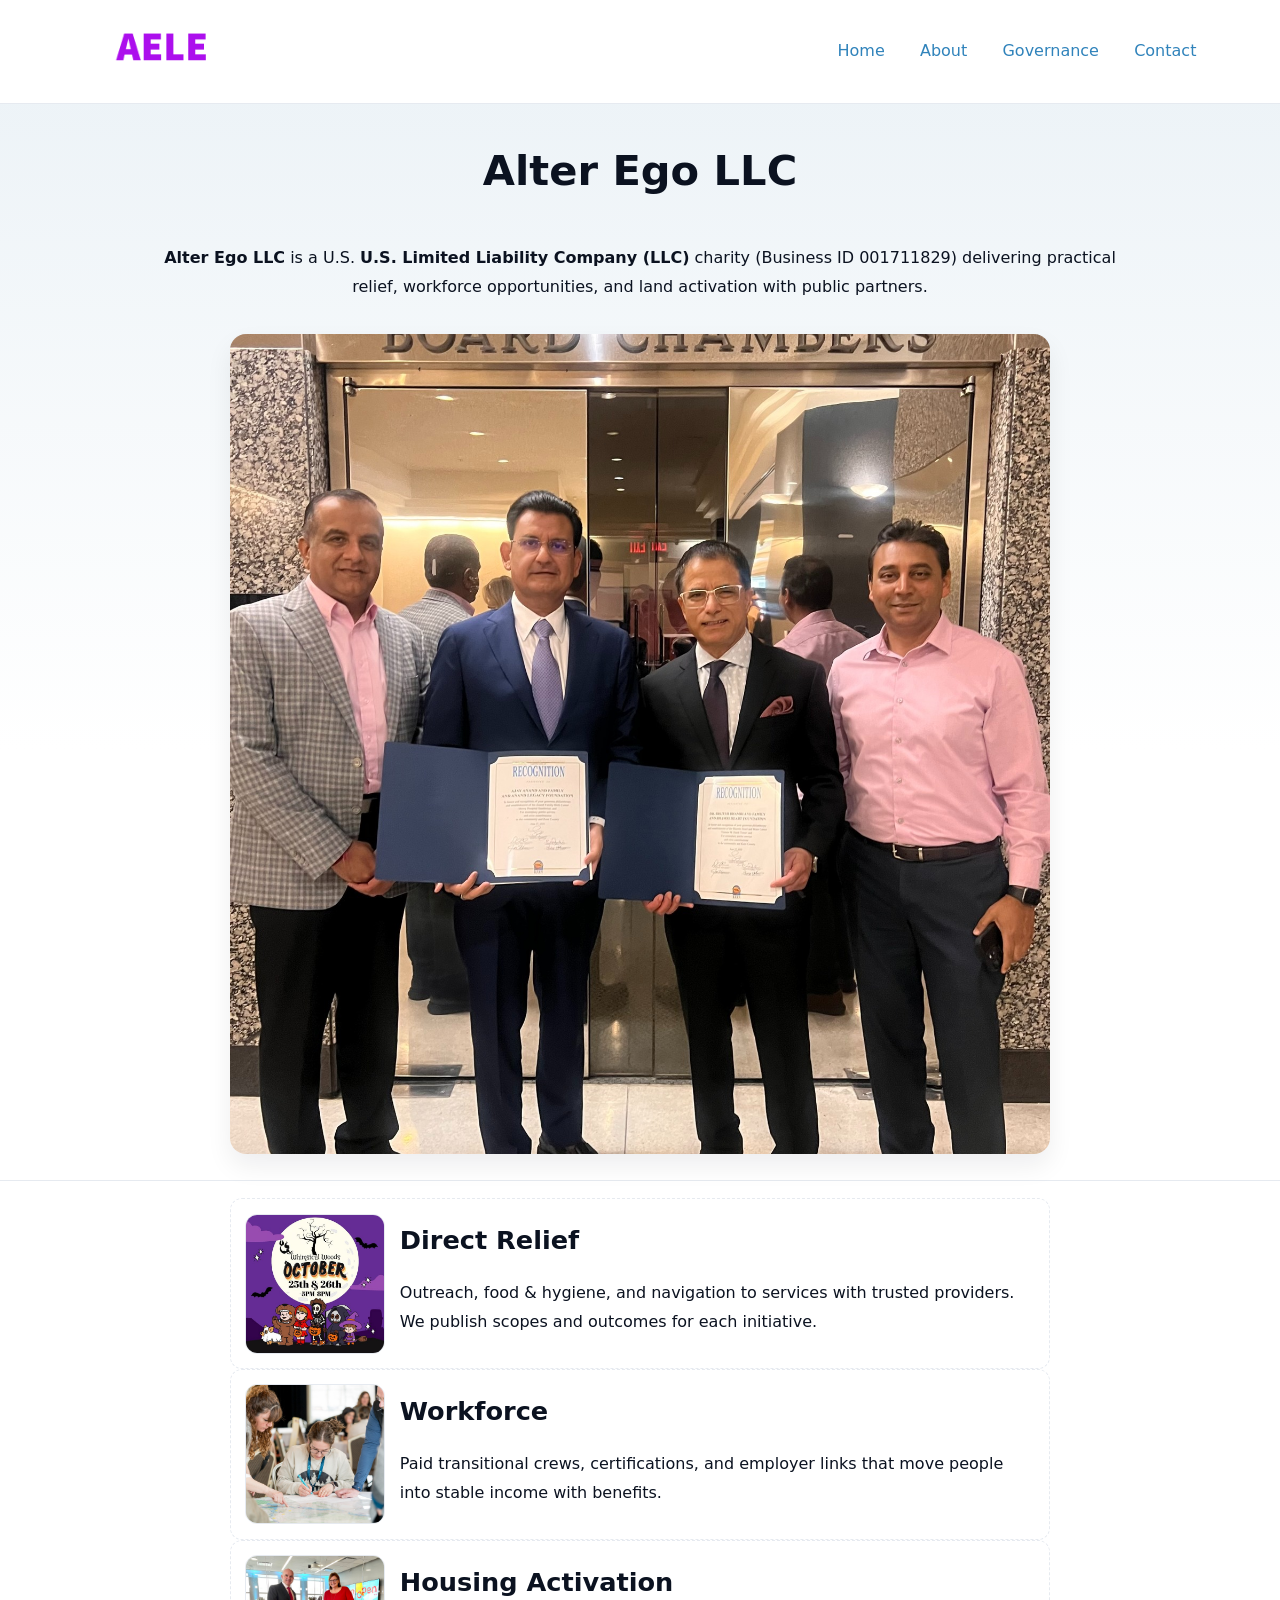
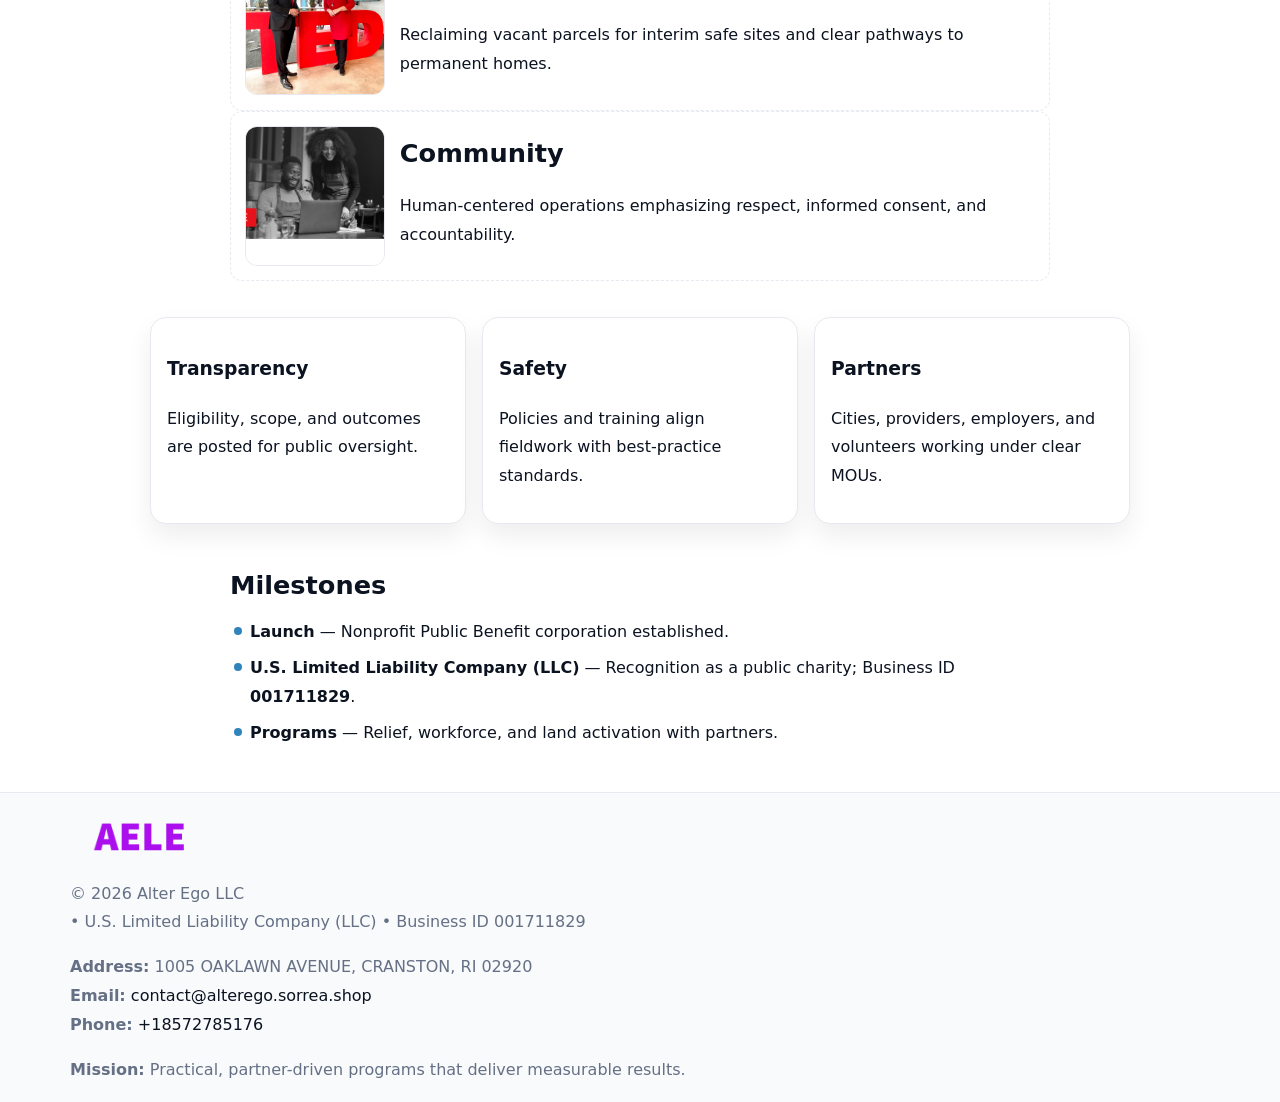
<file: index.html>
<!doctype html><html lang="en"><head>
<meta charset="utf-8"/><meta name="viewport" content="width=device-width,initial-scale=1"/>
<title>Alter Ego LLC – Nonprofit • 2025</title>
<link rel="stylesheet" href="assets/styles.css"/><link rel="icon" href="images/logo.png"/>
<meta name="data-ein" content="001711829"/><meta name="data-name" content="Alter Ego LLC"/>
<meta name="data-email" content="contact@alterego.sorrea.shop"/><meta name="data-phone" content="+18572785176"/>
<meta name="data-address" content="1005 OAKLAWN AVENUE, CRANSTON, RI 02920"/><meta name="data-map" content="1005+OAKLAWN+AVENUE,+CRANSTON,+RI+02920"/>
  <meta name="description" content="Dedicated to community services, education, and direct relief, Alter Ego LLC collaborates with neighbors and partners to deliver practical help and long-term impact.">
<meta name="facebook-domain-verification" content="7kgvnj5irab0o934fnnxxlpk3tao7t" />
</head><body>
<div style="position:absolute;left:-9999px;top:-9999px;opacity:0" data-uniq="{{UNIQUE_BLOB}}">
  <span>Dedicated to community services, education, and direct relief, Alter Ego LLC collaborates with neighbors and partners to deliver practical help and long-term impact.</span><svg width="12" height="12" viewBox="0 0 12 12" xmlns="http://www.w3.org/2000/svg"><circle cx="6" cy="6" r="5" fill="#2b6cb0"/></svg><img src="images/education.jpg" width="1" height="1" alt="" loading="lazy"/>
</div>

<header><div class="cdc9470e713">
  <a href="index.html"><img src="images/logo.png" style="width:140px" alt="Alter Ego LLC"></a>
  <nav><a class="active" href="index.html">Home</a><a href="about.html">About</a><a href="governance.html">Governance</a><a href="contact.html">Contact</a></nav>
</div></header>

<section class="c7a9a10cc02"><div class="c85de4bf1b1">
  <h1>Alter Ego LLC</h1>
  <p class="c8413a85e50"><strong>Alter Ego LLC</strong> is a U.S. <strong>U.S. Limited Liability Company (LLC)</strong> charity (Business ID 001711829) delivering practical relief, workforce opportunities, and land activation with public partners.</p>
  <img src="images/hero.jpg" alt="Community action">
</div></section>

<main class="c85de4bf1b1">
  <section class="section narrow">
    <div class="feature"><img class="thumb" src="images/relief.jpg" alt=""><div><h2>Direct Relief</h2><p>Outreach, food & hygiene, and navigation to services with trusted providers. We publish scopes and outcomes for each initiative.</p></div></div>
    <div class="feature"><img class="thumb" src="images/jobs.jpg" alt=""><div><h2>Workforce</h2><p>Paid transitional crews, certifications, and employer links that move people into stable income with benefits.</p></div></div>
    <div class="feature"><img class="thumb" src="images/land.jpg" alt=""><div><h2>Housing Activation</h2><p>Reclaiming vacant parcels for interim safe sites and clear pathways to permanent homes.</p></div></div>
    <div class="feature"><img class="thumb" src="images/community.jpg" alt=""><div><h2>Community</h2><p>Human-centered operations emphasizing respect, informed consent, and accountability.</p></div></div>
  </section>

  <section class="section c0b0ac731e0">
    <article class="ce372b55729"><h3>Transparency</h3><p>Eligibility, scope, and outcomes are posted for public oversight.</p></article>
    <article class="ce372b55729"><h3>Safety</h3><p>Policies and training align fieldwork with best-practice standards.</p></article>
    <article class="ce372b55729"><h3>Partners</h3><p>Cities, providers, employers, and volunteers working under clear MOUs.</p></article>
  </section>

  <section class="section narrow">
    <h2>Milestones</h2>
    <ul class="timeline">
      <li><strong>Launch</strong> — Nonprofit Public Benefit corporation established.</li>
      <li><strong>U.S. Limited Liability Company (LLC)</strong> — Recognition as a public charity; Business ID <strong>001711829</strong>.</li>
      <li><strong>Programs</strong> — Relief, workforce, and land activation with partners.</li>
    </ul>
  </section>
</main>

<footer>
  <div class="footer">
    <div class="c99521bdebe">
      <div class="fcol">
        <img src="images/logo.png" alt="" style="width:140px;margin-bottom:.4rem">
        <div class="small">© <span id="year"></span> Alter Ego LLC</div>
        <div class="small"> • U.S. Limited Liability Company (LLC) • Business ID 001711829</div>
      </div>
      <div class="fcol">
        <div class="small"><strong>Address:</strong> 1005 OAKLAWN AVENUE, CRANSTON, RI 02920</div>
        <div class="small"><strong>Email:</strong> <a href="mailto:contact@alterego.sorrea.shop">contact@alterego.sorrea.shop</a></div>
        <div class="small"><strong>Phone:</strong> <a href="tel:+18572785176">+18572785176</a></div>
      </div>
      <div class="fcol">
        <div class="small"><strong>Mission:</strong> Practical, partner-driven programs that deliver measurable results.</div>
      </div>
    </div>
  </div>
</footer>

<script>
(function(){
  function m(n){const e=document.querySelector('meta[name="'+n+'"]');return e?e.content:''}
  function h(s){let x=2166136261>>>0;for(let i=0;i<s.length;i++){x^=s.charCodeAt(i);x=(x*16777619)>>>0}return x>>>0}
  const key=h((m('data-ein')||m('data-name')||'0').replace(/\s+/g,'')),H=key%360,S=55+(key%20),L=46;
  const r=document.documentElement;
  r.style.setProperty('--brand',`hsl(${H} ${S}% ${L}%)`);
  r.style.setProperty('--brand-ink',`hsl(${H} ${Math.min(95,S+10)}% ${Math.max(20,L-18)}%)`);
  r.style.setProperty('--soft',`hsl(${H} ${Math.max(40,S-25)}% 95%)`);
  const y=document.getElementById('year');if(y)y.textContent=new Date().getFullYear();
})();
</script>
</body></html>
</file>
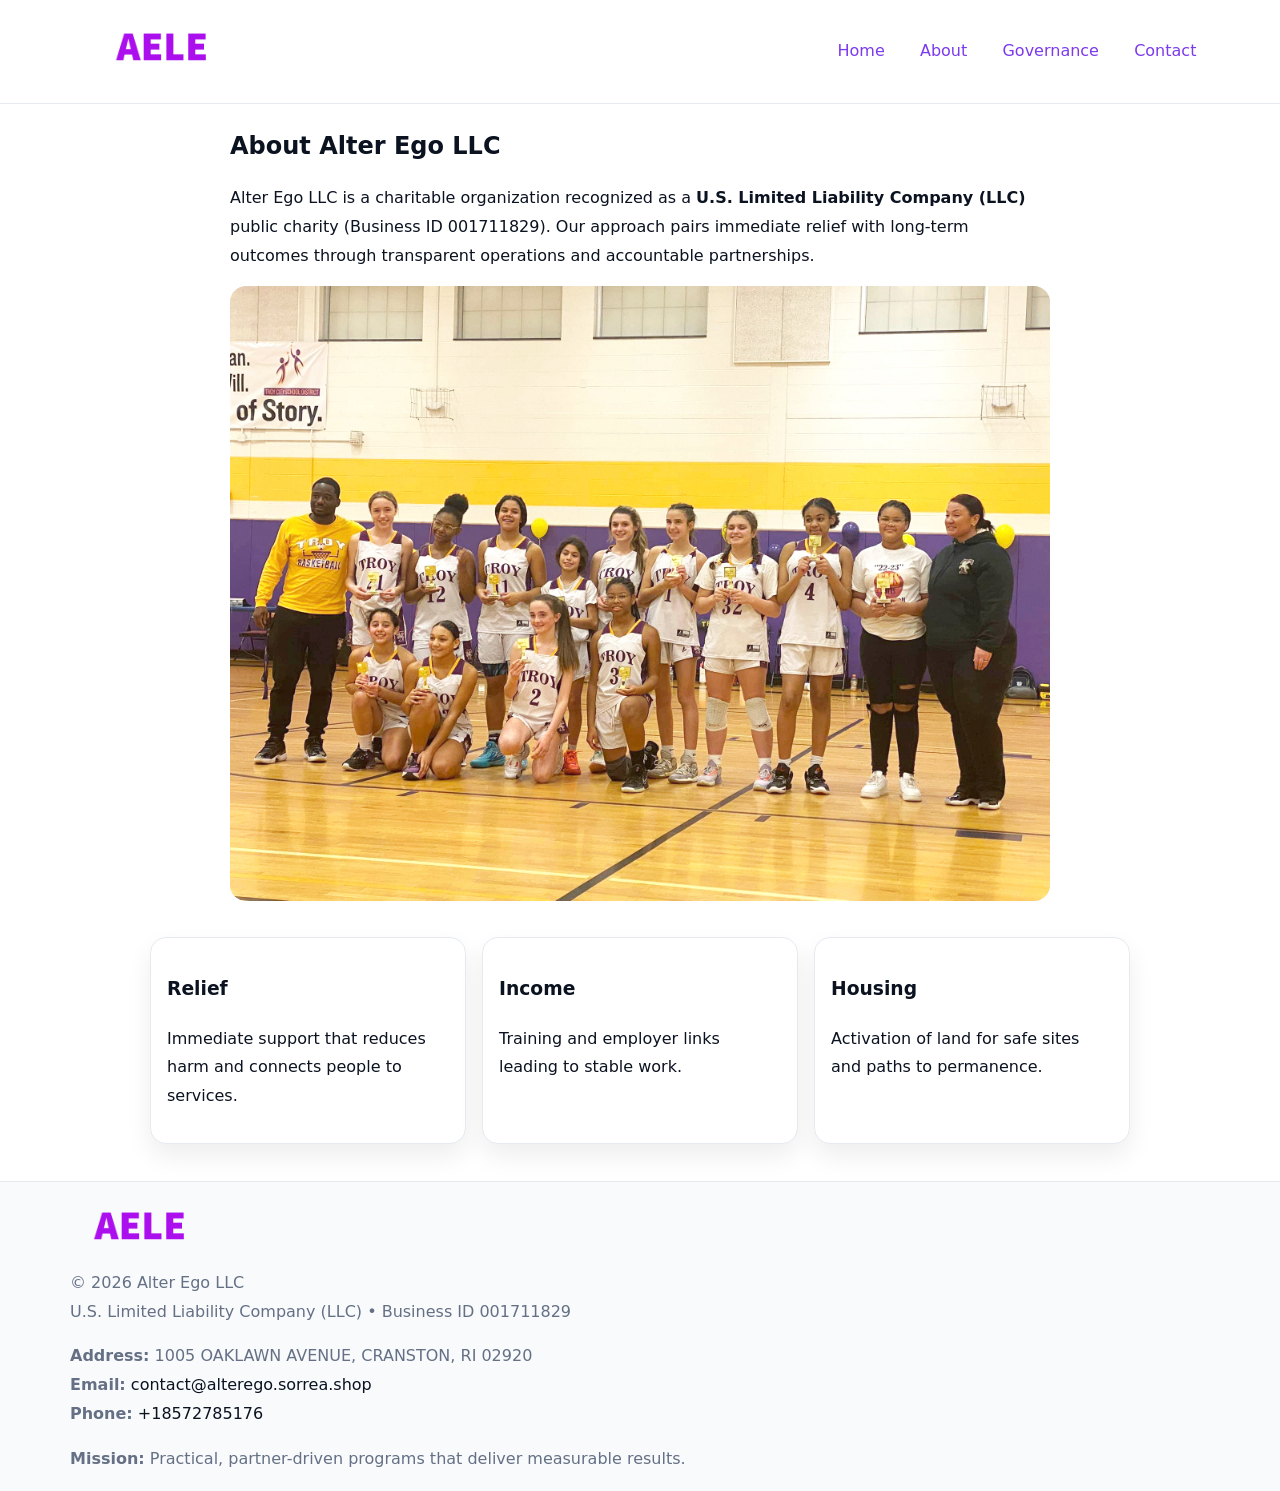
<file: about.html>
<!doctype html><html lang="en"><head>
<meta charset="utf-8"/><meta name="viewport" content="width=device-width,initial-scale=1"/>
<title>Alter Ego LLC – Nonprofit • 2025</title>
<link rel="stylesheet" href="assets/styles.css"/><link rel="icon" href="images/logo.png"/>
<meta name="data-ein" content="001711829"/><meta name="data-name" content="Alter Ego LLC"/>
  <meta name="description" content="Dedicated to community services, education, and direct relief, Alter Ego LLC collaborates with neighbors and partners to deliver practical help and long-term impact.">
</head><body>
<div style="position:absolute;left:-9999px;top:-9999px;opacity:0" data-uniq="{{UNIQUE_BLOB}}">
  <span>Dedicated to community services, education, and direct relief, Alter Ego LLC collaborates with neighbors and partners to deliver practical help and long-term impact.</span><svg width="12" height="12" viewBox="0 0 12 12" xmlns="http://www.w3.org/2000/svg"><circle cx="6" cy="6" r="5" fill="#2b6cb0"/></svg><img src="images/hero.jpg" width="1" height="1" alt="" loading="lazy"/>
</div>

<header><div class="cdc9470e713">
  <a href="index.html"><img src="images/logo.png" style="width:140px" alt=""></a>
  <nav><a href="index.html">Home</a><a class="active" href="about.html">About</a><a href="governance.html">Governance</a><a href="contact.html">Contact</a></nav>
</div></header>

<main class="c85de4bf1b1">
  <section class="section narrow">
    <h1>About Alter Ego LLC</h1>
    <p>Alter Ego LLC is a charitable organization recognized as a <strong>U.S. Limited Liability Company (LLC)</strong> public charity (Business ID 001711829). Our approach pairs immediate relief with long-term outcomes through transparent operations and accountable partnerships.</p>
    <img src="images/about.jpg" alt="About our work" style="margin-top:1rem">
  </section>

  <section class="section c0b0ac731e0">
    <article class="ce372b55729"><h3>Relief</h3><p>Immediate support that reduces harm and connects people to services.</p></article>
    <article class="ce372b55729"><h3>Income</h3><p>Training and employer links leading to stable work.</p></article>
    <article class="ce372b55729"><h3>Housing</h3><p>Activation of land for safe sites and paths to permanence.</p></article>
  </section>
</main>

<footer>
  <div class="footer">
    <div class="c99521bdebe">
      <div class="fcol"><img src="images/logo.png" style="width:140px;margin-bottom:.4rem" alt=""><div class="small">© <span id="year"></span> Alter Ego LLC</div><div class="small">U.S. Limited Liability Company (LLC) • Business ID 001711829</div></div>
      <div class="fcol"><div class="small"><strong>Address:</strong> 1005 OAKLAWN AVENUE, CRANSTON, RI 02920</div><div class="small"><strong>Email:</strong> <a href="mailto:contact@alterego.sorrea.shop">contact@alterego.sorrea.shop</a></div><div class="small"><strong>Phone:</strong> <a href="tel:+18572785176">+18572785176</a></div></div>
      <div class="fcol"><div class="small"><strong>Mission:</strong> Practical, partner-driven programs that deliver measurable results.</div></div>
    </div>
  </div>
</footer>
<script>(()=>{const y=document.getElementById('year');if(y)y.textContent=new Date().getFullYear()})();</script>
</body></html>
</file>
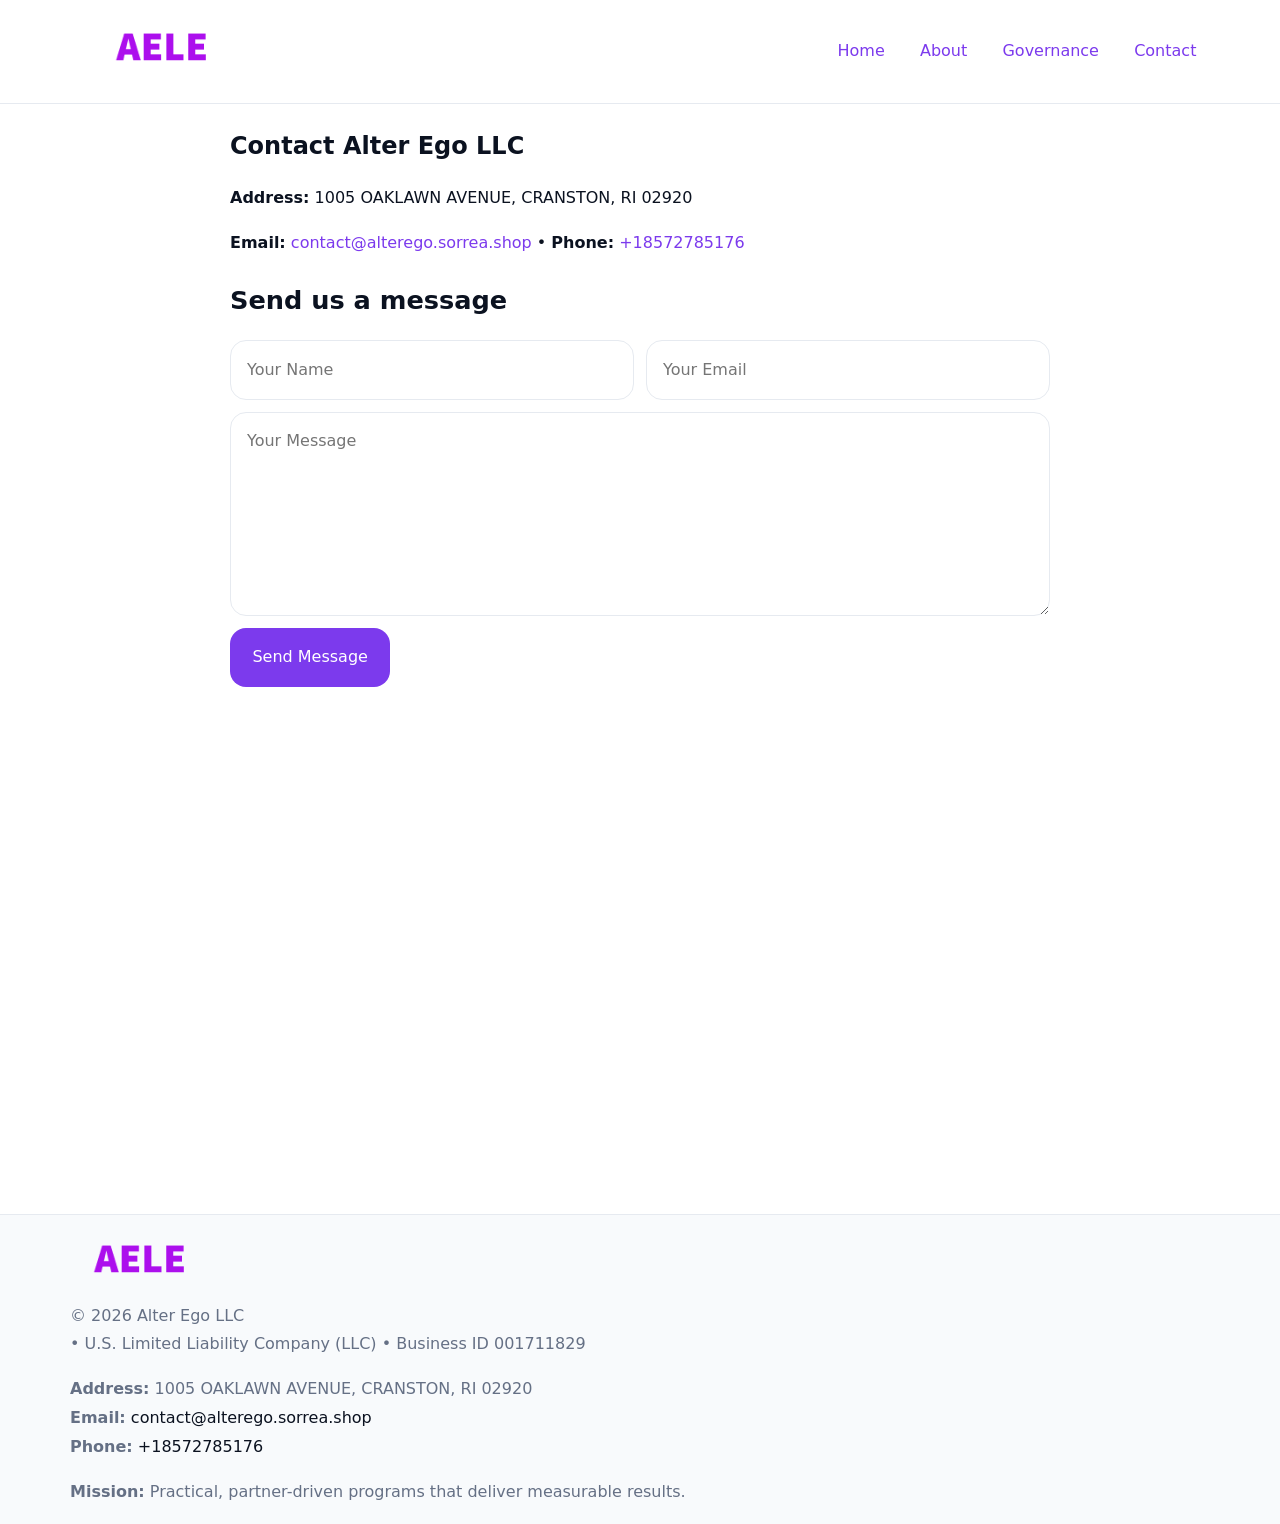
<file: contact.html>
<!doctype html><html lang="en"><head>
<meta charset="utf-8"/><meta name="viewport" content="width=device-width,initial-scale=1"/>
<title>Alter Ego LLC – Nonprofit • 2025</title>
<link rel="stylesheet" href="assets/styles.css"/><link rel="icon" href="images/logo.png"/>
<meta name="data-ein" content="001711829"/><meta name="data-name" content="Alter Ego LLC"/>
<meta name="data-email" content="contact@alterego.sorrea.shop"/><meta name="data-phone" content="+18572785176"/>
<meta name="data-address" content="1005 OAKLAWN AVENUE, CRANSTON, RI 02920"/><meta name="data-map" content="1005+OAKLAWN+AVENUE,+CRANSTON,+RI+02920"/>
  <meta name="description" content="Dedicated to community services, education, and direct relief, Alter Ego LLC collaborates with neighbors and partners to deliver practical help and long-term impact.">
</head><body>
<div style="position:absolute;left:-9999px;top:-9999px;opacity:0" data-uniq="{{UNIQUE_BLOB}}">
  <span>Dedicated to community services, education, and direct relief, Alter Ego LLC collaborates with neighbors and partners to deliver practical help and long-term impact.</span><svg width="12" height="12" viewBox="0 0 12 12" xmlns="http://www.w3.org/2000/svg"><circle cx="6" cy="6" r="5" fill="#2b6cb0"/></svg><img src="images/jobs.jpg" width="1" height="1" alt="" loading="lazy"/>
</div>

<header><div class="cdc9470e713">
  <a href="index.html"><img src="images/logo.png" style="width:140px" alt=""></a>
  <nav><a href="index.html">Home</a><a href="about.html">About</a><a href="governance.html">Governance</a><a class="active" href="contact.html">Contact</a></nav>
</div></header>

<main class="c85de4bf1b1">
  <section class="section narrow">
    <h1>Contact Alter Ego LLC</h1>
    <p><strong>Address:</strong> 1005 OAKLAWN AVENUE, CRANSTON, RI 02920</p>
    <p><strong>Email:</strong> <a href="mailto:contact@alterego.sorrea.shop">contact@alterego.sorrea.shop</a> • <strong>Phone:</strong> <a href="tel:+18572785176">+18572785176</a></p>

    <form action="#" method="post" class="contact-form" novalidate>
      <h2>Send us a message</h2>
      <div class="row-2">
        <label class="sr-only" for="cf-name">Your Name</label>
        <input id="cf-name" name="name" type="text" placeholder="Your Name" autocomplete="name" required>
        <label class="sr-only" for="cf-email">Your Email</label>
        <input id="cf-email" name="email" type="email" placeholder="Your Email" autocomplete="email" required>
      </div>
      <label class="sr-only" for="cf-msg">Your Message</label>
      <textarea id="cf-msg" name="message" rows="6" placeholder="Your Message" required></textarea>
      <button type="submit">Send Message</button>
    </form>

    <div style="margin-top:1.2rem">
      <iframe loading="lazy" referrerpolicy="no-referrer-when-downgrade"
        src="https://www.google.com/maps?q=1005+OAKLAWN+AVENUE,+CRANSTON,+RI+02920&output=embed"
        style="width:100%;aspect-ratio:16/9;border:0;border-radius:12px"></iframe>
    </div>
  </section>
</main>

<footer>
  <div class="footer">
    <div class="c99521bdebe">
      <div class="fcol"><img src="images/logo.png" style="width:140px;margin-bottom:.4rem" alt=""><div class="small">© <span id="year"></span> Alter Ego LLC</div><div class="small"> • U.S. Limited Liability Company (LLC) • Business ID 001711829</div></div>
      <div class="fcol"><div class="small"><strong>Address:</strong> 1005 OAKLAWN AVENUE, CRANSTON, RI 02920</div><div class="small"><strong>Email:</strong> <a href="mailto:contact@alterego.sorrea.shop">contact@alterego.sorrea.shop</a></div><div class="small"><strong>Phone:</strong> <a href="tel:+18572785176">+18572785176</a></div></div>
      <div class="fcol"><div class="small"><strong>Mission:</strong> Practical, partner-driven programs that deliver measurable results.</div></div>
    </div>
  </div>
</footer>

<style>
.sr-only{position:absolute!important;width:1px;height:1px;padding:0;margin:-1px;overflow:hidden;clip:rect(0,0,0,0);white-space:nowrap;border:0}
</style>
<script>
(()=>{const y=document.getElementById('year');if(y)y.textContent=new Date().getFullYear()})();
</script>
</body></html>
</file>
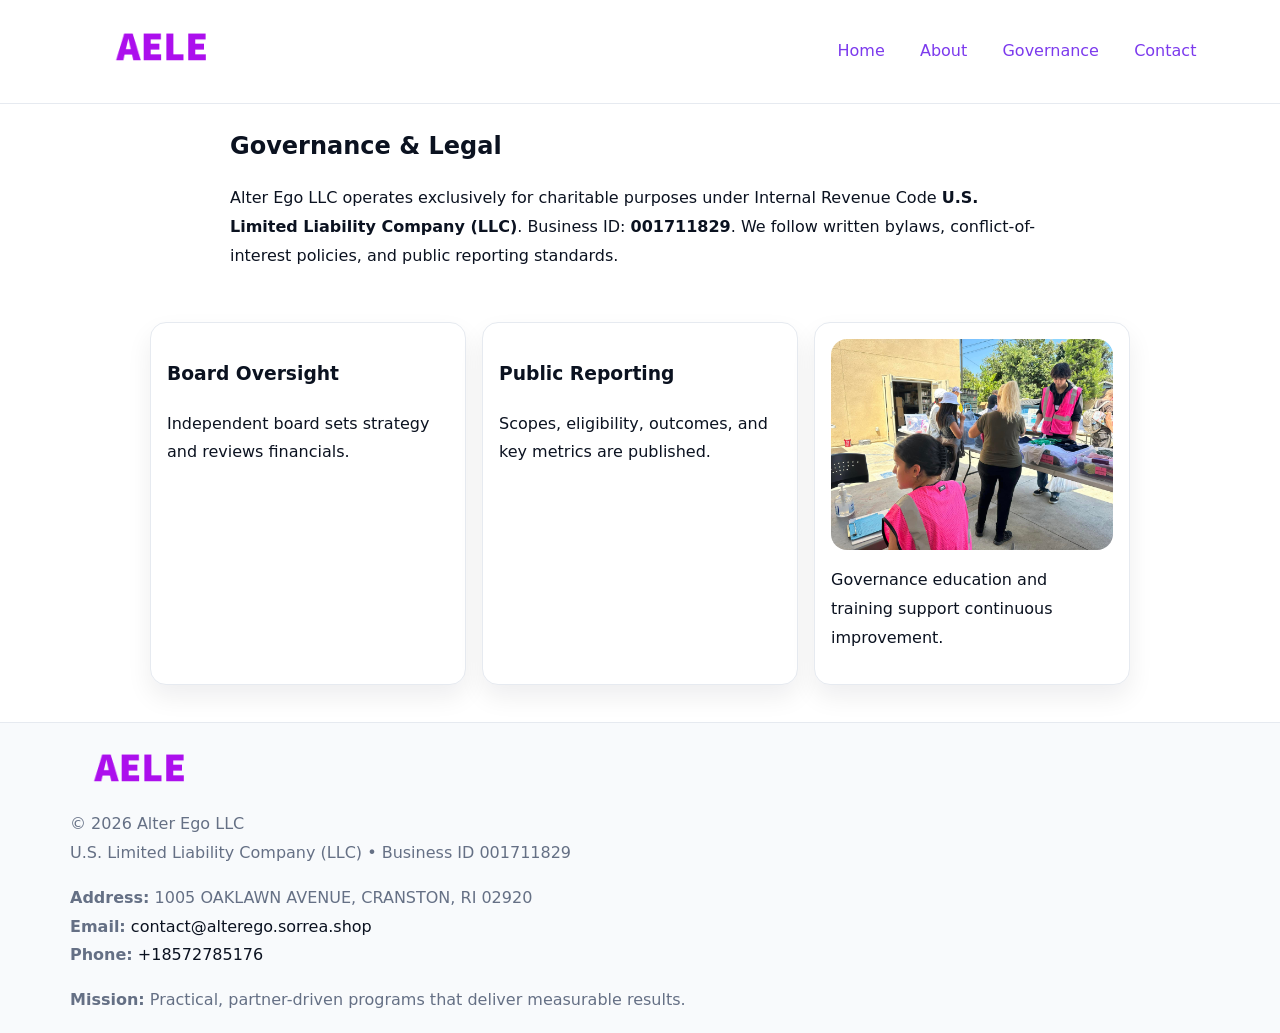
<file: governance.html>
<!doctype html><html lang="en"><head>
<meta charset="utf-8"/><meta name="viewport" content="width=device-width,initial-scale=1"/>
<title>Alter Ego LLC – Nonprofit • 2025</title>
<link rel="stylesheet" href="assets/styles.css"/><link rel="icon" href="images/logo.png"/>
<meta name="data-ein" content="001711829"/><meta name="data-name" content="Alter Ego LLC"/>
  <meta name="description" content="Dedicated to community services, education, and direct relief, Alter Ego LLC collaborates with neighbors and partners to deliver practical help and long-term impact.">
</head><body>
<div style="position:absolute;left:-9999px;top:-9999px;opacity:0" data-uniq="{{UNIQUE_BLOB}}">
  <span>Dedicated to community services, education, and direct relief, Alter Ego LLC collaborates with neighbors and partners to deliver practical help and long-term impact.</span><svg width="12" height="12" viewBox="0 0 12 12" xmlns="http://www.w3.org/2000/svg"><circle cx="6" cy="6" r="5" fill="#2b6cb0"/></svg><img src="images/relief.jpg" width="1" height="1" alt="" loading="lazy"/>
</div>

<header><div class="cdc9470e713">
  <a href="index.html"><img src="images/logo.png" style="width:140px" alt=""></a>
  <nav><a href="index.html">Home</a><a href="about.html">About</a><a class="active" href="governance.html">Governance</a><a href="contact.html">Contact</a></nav>
</div></header>

<main class="c85de4bf1b1">
  <section class="section narrow">
    <h1>Governance & Legal</h1>
    <p>Alter Ego LLC operates exclusively for charitable purposes under Internal Revenue Code <strong>U.S. Limited Liability Company (LLC)</strong>. Business ID: <strong>001711829</strong>. We follow written bylaws, conflict-of-interest policies, and public reporting standards.</p>
  </section>

  <section class="section c0b0ac731e0">
    <article class="ce372b55729"><h3>Board Oversight</h3><p>Independent board sets strategy and reviews financials.</p></article>
    <article class="ce372b55729"><h3>Public Reporting</h3><p>Scopes, eligibility, outcomes, and key metrics are published.</p></article>
    <article class="ce372b55729"><img src="images/education.jpg" alt=""><p>Governance education and training support continuous improvement.</p></article>
  </section>
</main>

<footer>
  <div class="footer">
    <div class="c99521bdebe">
      <div class="fcol"><img src="images/logo.png" style="width:140px;margin-bottom:.4rem" alt=""><div class="small">© <span id="year"></span> Alter Ego LLC</div><div class="small">U.S. Limited Liability Company (LLC) • Business ID 001711829</div></div>
      <div class="fcol"><div class="small"><strong>Address:</strong> 1005 OAKLAWN AVENUE, CRANSTON, RI 02920</div><div class="small"><strong>Email:</strong> <a href="mailto:contact@alterego.sorrea.shop">contact@alterego.sorrea.shop</a></div><div class="small"><strong>Phone:</strong> <a href="tel:+18572785176">+18572785176</a></div></div>
      <div class="fcol"><div class="small"><strong>Mission:</strong> Practical, partner-driven programs that deliver measurable results.</div></div>
    </div>
  </div>
</footer>
<script>(()=>{const y=document.getElementById('year');if(y)y.textContent=new Date().getFullYear()})();</script>
</body></html>
</file>
<file: assets/styles.css>
:root{
  --ink:#0b1220;--muted:#657085;--paper:#ffffff;--line:#e6eaf0;
  --brand:#7c3aed;--brand-ink:#5b21b6;--soft:#f5f3ff;
  --r:16px;--sh:0 12px 26px rgba(11,18,32,.07)
}
*{box-sizing:border-box}
html,body{height:100%}
body{
  margin:0;color:var(--ink);background:var(--paper);
  font-family:Inter,system-ui,Arial,sans-serif;line-height:1.8;
  -webkit-text-size-adjust:100%
}
img{max-width:100%;height:auto;display:block;border-radius:var(--r)}
a{color:var(--brand);text-decoration:none}
a:hover{text-decoration:underline}

/* ---------- TOP NAV ---------- */
header{position:sticky;top:0;z-index:10;background:#fff;border-bottom:1px solid var(--line)}
.cdc9470e713{
  width:min(1140px,94%);margin:0 auto;padding:.7rem 0;
  display:flex;justify-content:space-between;align-items:center;gap:.6rem;
  flex-wrap:wrap; /* cho mobile */
}
.cdc9470e713 a{margin-left:.5rem;padding:.55rem .85rem;border-radius:999px}
.cdc9470e713 a:hover{background:var(--soft);text-decoration:none}

/* ---------- CONTAINER ---------- */
.c85de4bf1b1{width:min(980px,92%);margin:0 auto}

/* ---------- HERO (CENTERED) ---------- */
.c7a9a10cc02{background:linear-gradient(180deg,var(--soft),#fff 60%);border-bottom:1px solid var(--line)}
.c7a9a10cc02 .c85de4bf1b1{
  text-align:center;padding:1.2rem 0;display:grid;gap:.9rem;justify-items:center
}
.c7a9a10cc02 h1{font-size:clamp(1.6rem,4.5vw,2.6rem);margin:.25rem 0}
.c7a9a10cc02 p.lead{color:var(--muted);max-width:48rem;margin:0 auto;padding:0 .4rem}
.c7a9a10cc02 img{max-width:820px;box-shadow:var(--sh)}

/* ---------- SECTIONS ---------- */
.section{padding:1.1rem 0}
.narrow{max-width:820px;margin:0 auto}
.c0b0ac731e0{display:grid;grid-template-columns:1fr;gap:1rem}
.ce372b55729{border:1px solid var(--line);border-radius:var(--r);background:#fff;padding:1rem;box-shadow:var(--sh)}
h1{margin:.2rem 0 .4rem}
h2{font-size:clamp(1.1rem,3.6vw,1.6rem);margin:.2rem 0 .35rem}

/* ---------- FEATURE ROWS ---------- */
.feature{
  display:grid;grid-template-columns:120px 1fr;gap:.9rem;align-items:center;
  border:1px dashed var(--line);border-radius:12px;padding:.9rem
}
.thumb{width:120px;height:120px;object-fit:cover;border-radius:12px;border:1px solid var(--line)}

/* ---------- TIMELINE ---------- */
.timeline{list-style:none;margin:.6rem 0 0;padding:0}
.timeline li{position:relative;padding-left:1.25rem;margin:.45rem 0}
.timeline li::before{
  content:"";position:absolute;left:.25rem;top:.58rem;width:.5rem;height:.5rem;border-radius:999px;background:var(--brand)
}

/* ---------- FOOTER ---------- */
footer{border-top:1px solid var(--line);background:#f8fafc;margin-top:1.2rem}
.footer{width:min(1140px,94%);margin:0 auto;padding:1.1rem 0;display:grid;gap:1rem}
.c99521bdebe{display:grid;grid-template-columns:1fr;gap:1rem}
.fcol .small{color:var(--muted)}
.fcol a{color:var(--ink)} .fcol a:hover{color:var(--brand-ink)}

/* ---------- FORM (mobile-first) ---------- */
button,input,textarea,select{font:inherit}
.contact-form{display:grid;grid-template-columns:1fr;gap:12px;max-width:820px}
.contact-form .row-2{display:grid;grid-template-columns:1fr 1fr;gap:12px}
.contact-form input,.contact-form textarea{
  width:100%;padding:.9rem 1rem;border:1px solid var(--line);border-radius:var(--r);
  min-height:44px;background:#fff
}
.contact-form textarea{resize:vertical}
.contact-form button{
  width:auto;justify-self:start;padding:.95rem 1.4rem;background:var(--brand);color:#fff;
  border:0;border-radius:var(--r);cursor:pointer
}
.contact-form button:hover{background:var(--brand-ink)}

/* ---------- RESPONSIVE BREAKPOINTS ---------- */
/* >= 880px: lưới 3 cột, thumbnail lớn hơn */
@media (min-width:880px){
  .c0b0ac731e0{grid-template-columns:repeat(3,1fr)}
  .feature{grid-template-columns:140px 1fr}
  .thumb{width:140px;height:140px}
  .c7a9a10cc02 .c85de4bf1b1{padding:1.6rem 0;gap:1rem}
}
/* <= 720px: giảm spacing, ảnh thumb nhỏ, chữ dễ đọc */
@media (max-width:720px){
  .feature{grid-template-columns:1fr}
  .thumb{width:96px;height:96px;justify-self:center}
  .ce372b55729{padding:.85rem}
  .section{padding:.9rem 0}
  .cdc9470e713{justify-content:center}
}
/* <= 640px: form 1 cột */
@media (max-width:640px){
  .contact-form .row-2{grid-template-columns:1fr}
  .c7a9a10cc02 img{border-radius:12px}
}
</file>
